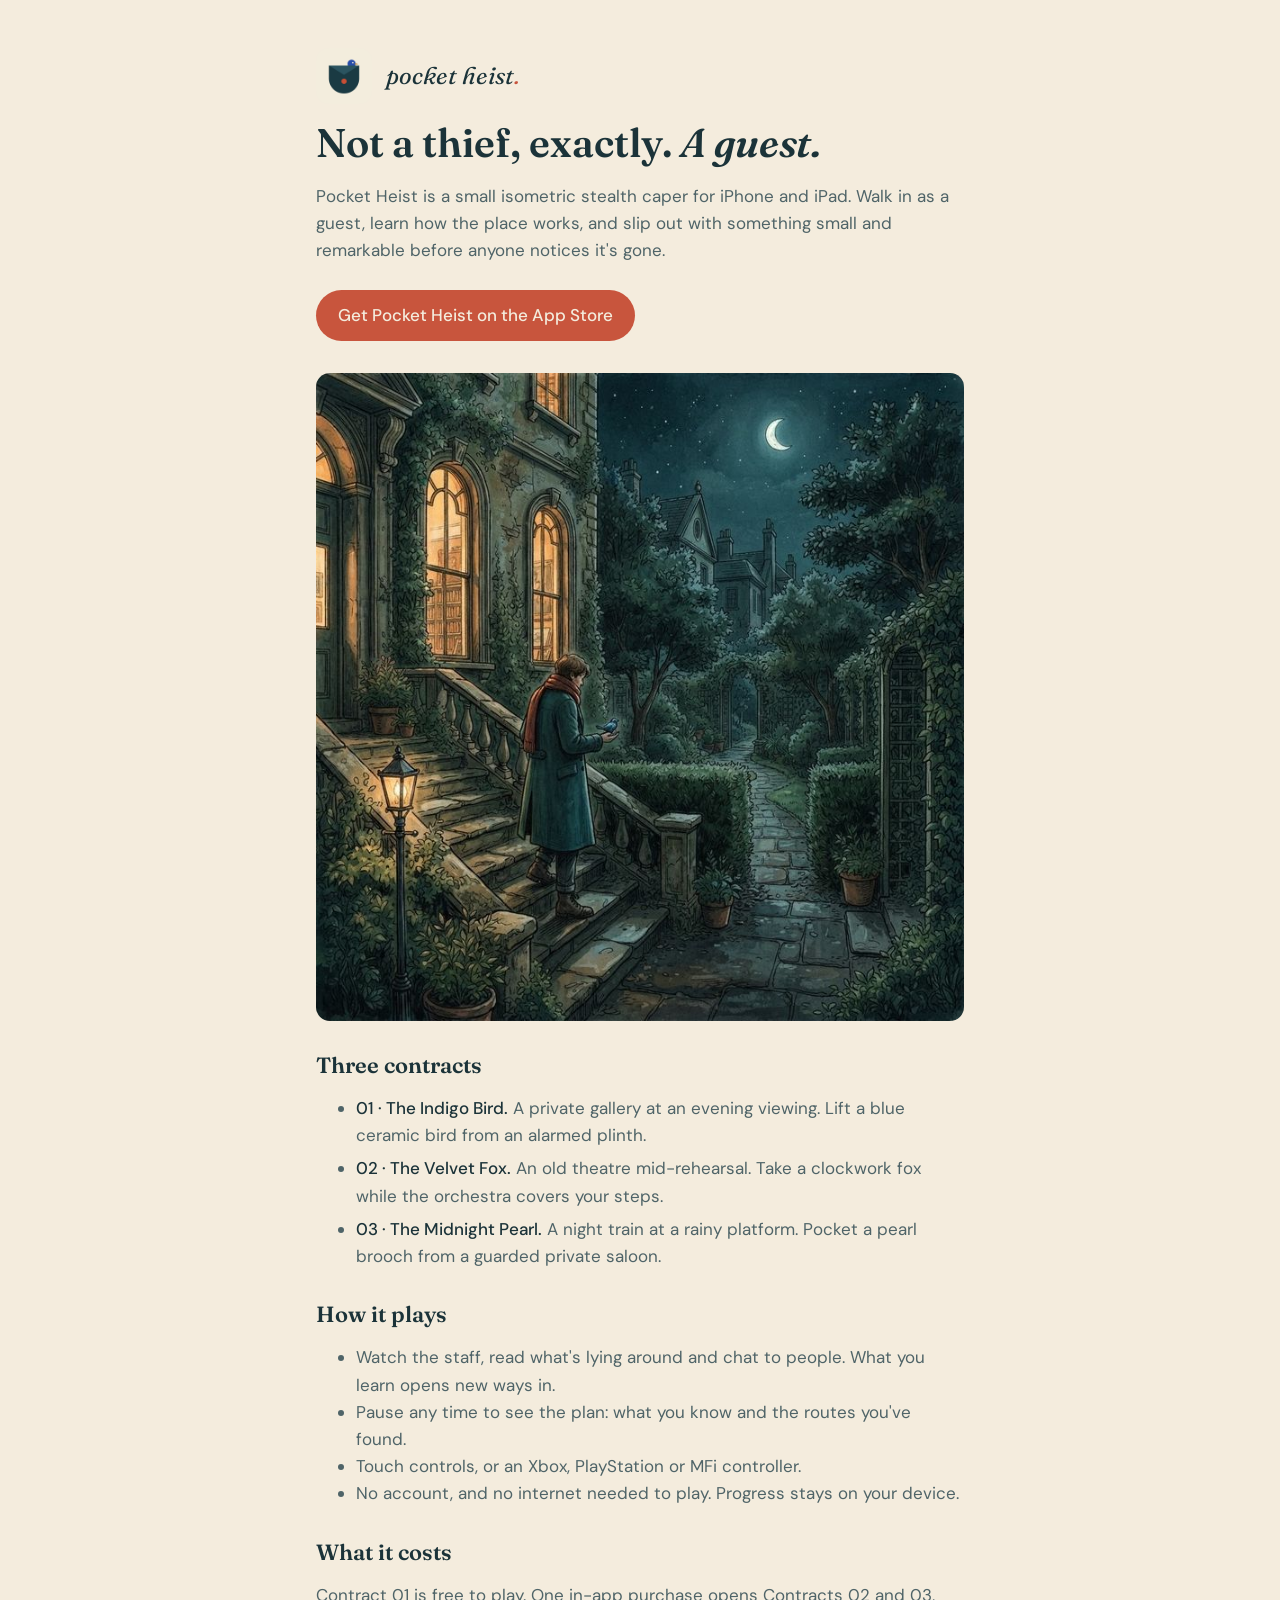
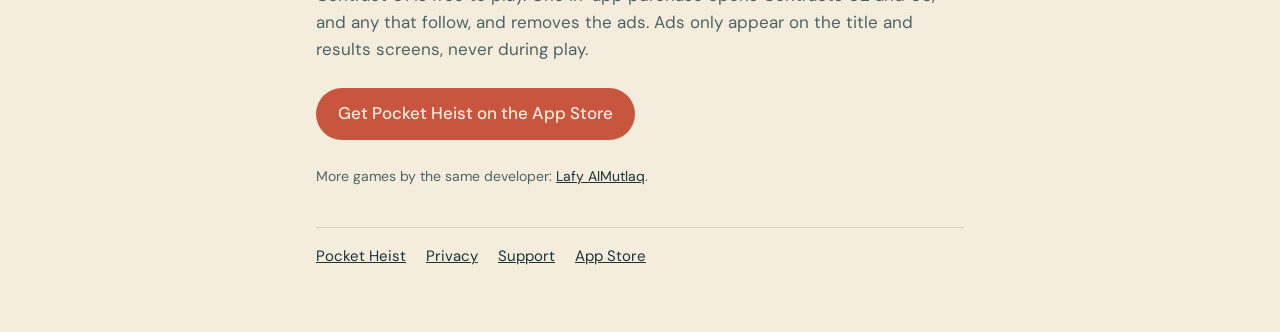
<file: index.html>
<!doctype html><html lang="en"><head><meta charset="utf-8"><meta name="viewport" content="width=device-width,initial-scale=1"><link rel="stylesheet" href="https://fonts.googleapis.com/css2?family=DM+Sans:wght@400;500&family=Fraunces:ital,wght@0,600;1,500&display=swap"><link rel="stylesheet" href="style.css"><link rel="icon" href="icon.png"><title>Pocket Heist · a stealth caper for iPhone and iPad</title>
<meta name="apple-itunes-app" content="app-id=6827820060">
<meta name="description" content="A small isometric stealth game for iPhone and iPad. Walk in as a guest, learn how the place works, and slip out with something remarkable. Three contracts, no account, plays offline.">
<meta property="og:title" content="Pocket Heist">
<meta property="og:description" content="Not a thief, exactly. A guest. A small isometric stealth caper for iPhone and iPad.">
<meta property="og:type" content="website">
<meta property="og:url" content="https://lafygit.github.io/pocket-heist/">
<meta property="og:image" content="https://lafygit.github.io/pocket-heist/art/og.jpg">
<meta name="twitter:card" content="summary_large_image">
</head><body><main>
<div class="top"><img src="icon.png" alt=""><a href="./">pocket heist<span style="color:#C8553D">.</span></a></div>
<h1>Not a thief, exactly. <em>A guest.</em></h1>
<p>Pocket Heist is a small isometric stealth caper for iPhone and iPad. Walk in as a guest, learn how the place works, and slip out with something small and remarkable before anyone notices it's gone.</p>
<p><a class="store" href="https://apps.apple.com/app/id6827820060">Get Pocket Heist on the App Store</a></p>
<img class="hero" src="art/indigo-bird.jpg" alt="Painted scene: a guest in a red scarf steps out of a lamplit gallery at night, holding a small blue bird" width="720" height="720">
<h2>Three contracts</h2>
<ul class="contracts">
<li><b>01 · The Indigo Bird.</b> A private gallery at an evening viewing. Lift a blue ceramic bird from an alarmed plinth.</li>
<li><b>02 · The Velvet Fox.</b> An old theatre mid-rehearsal. Take a clockwork fox while the orchestra covers your steps.</li>
<li><b>03 · The Midnight Pearl.</b> A night train at a rainy platform. Pocket a pearl brooch from a guarded private saloon.</li>
</ul>
<h2>How it plays</h2>
<ul>
<li>Watch the staff, read what's lying around and chat to people. What you learn opens new ways in.</li>
<li>Pause any time to see the plan: what you know and the routes you've found.</li>
<li>Touch controls, or an Xbox, PlayStation or MFi controller.</li>
<li>No account, and no internet needed to play. Progress stays on your device.</li>
</ul>
<h2>What it costs</h2>
<p>Contract 01 is free to play. One in-app purchase opens Contracts 02 and 03, and any that follow, and removes the ads. Ads only appear on the title and results screens, never during play.</p>
<p><a class="store" href="https://apps.apple.com/app/id6827820060">Get Pocket Heist on the App Store</a></p>
<p class="muted">More games by the same developer: <a href="https://lafygit.github.io/">Lafy AlMutlaq</a>.</p>
<nav><a href="./">Pocket Heist</a><a href="privacy.html">Privacy</a><a href="support.html">Support</a><a href="https://apps.apple.com/app/id6827820060">App Store</a></nav>
</main></body></html>
</file>
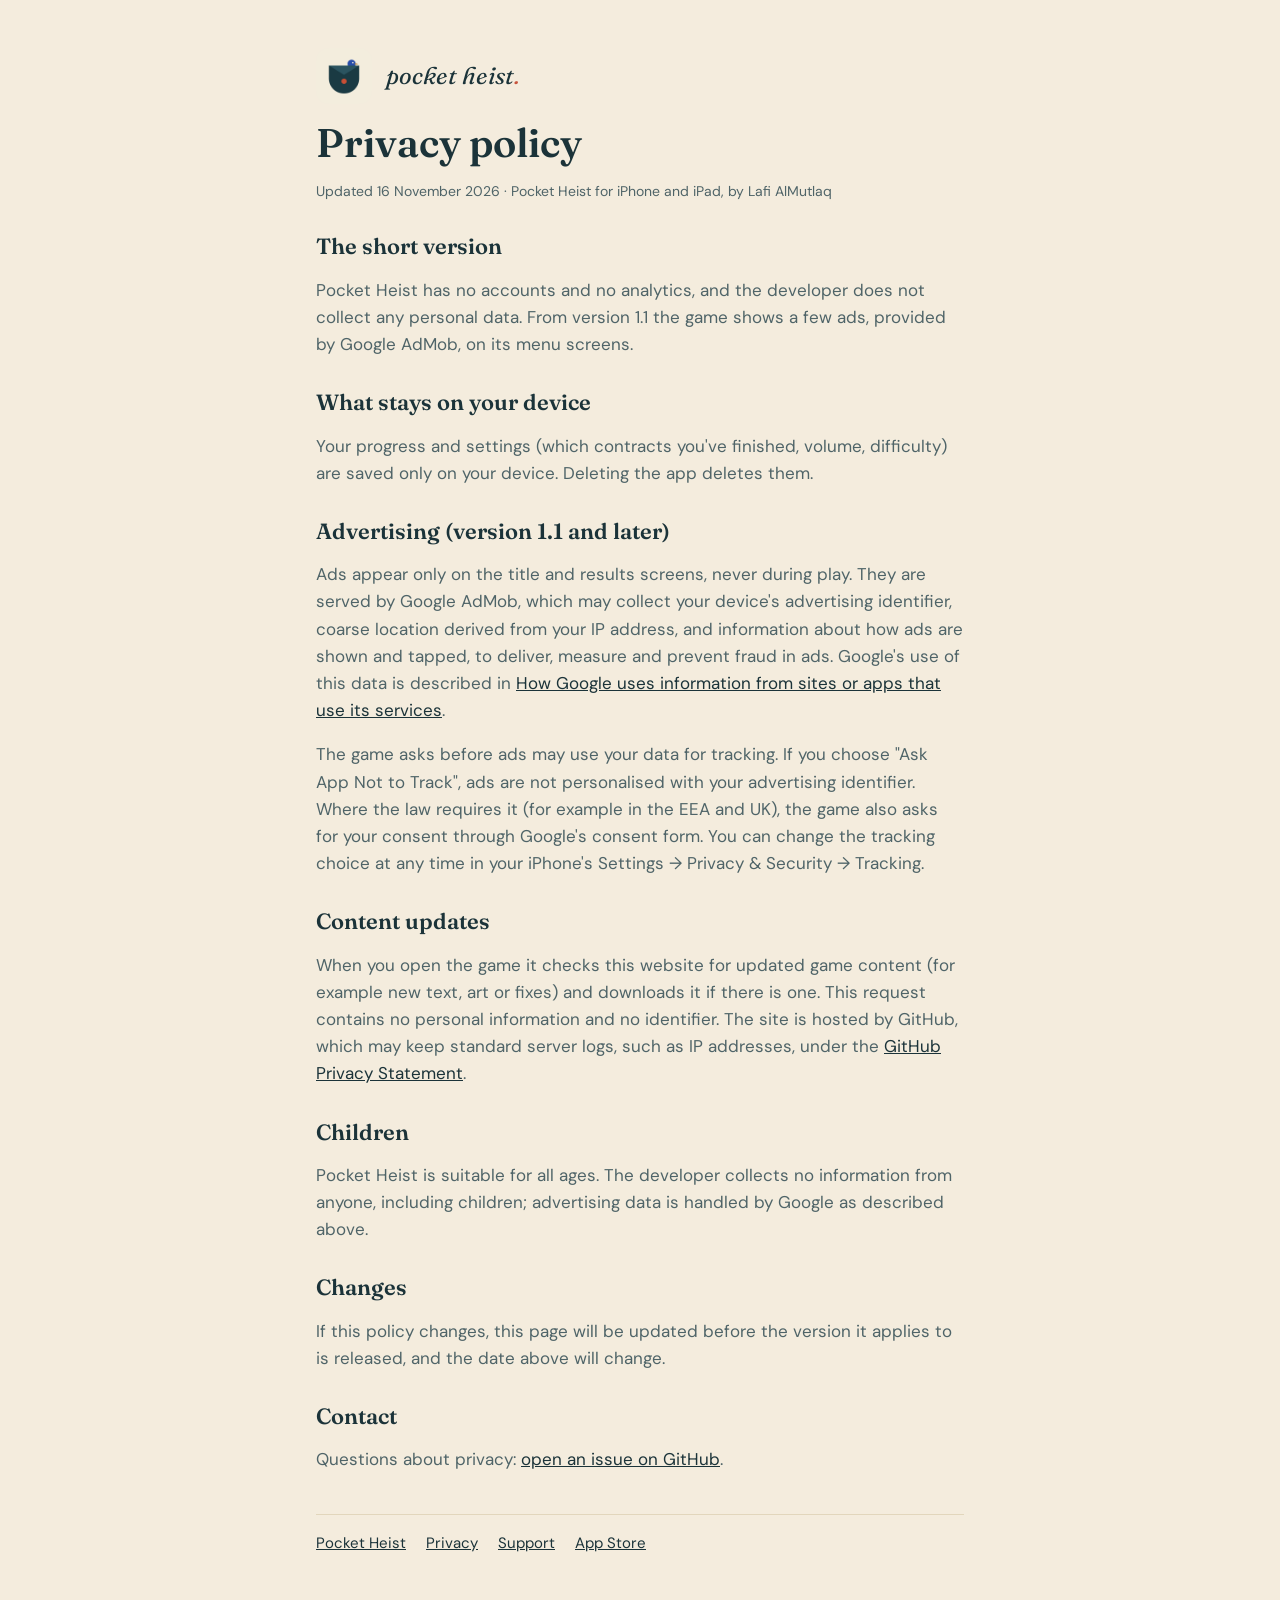
<file: privacy.html>
<!doctype html><html lang="en"><head><meta charset="utf-8"><meta name="viewport" content="width=device-width,initial-scale=1"><link rel="stylesheet" href="https://fonts.googleapis.com/css2?family=DM+Sans:wght@400;500&family=Fraunces:ital,wght@0,600;1,500&display=swap"><link rel="stylesheet" href="style.css"><link rel="icon" href="icon.png"><title>Privacy · Pocket Heist</title></head><body><main>
<div class="top"><img src="icon.png" alt=""><a href="./">pocket heist<span style="color:#C8553D">.</span></a></div>
<h1>Privacy policy</h1>
<p class="muted">Updated 16 November 2026 · Pocket Heist for iPhone and iPad, by Lafi AlMutlaq</p>
<h2>The short version</h2>
<p>Pocket Heist has no accounts and no analytics, and the developer does not collect any personal data. From version 1.1 the game shows a few ads, provided by Google AdMob, on its menu screens.</p>
<h2>What stays on your device</h2>
<p>Your progress and settings (which contracts you've finished, volume, difficulty) are saved only on your device. Deleting the app deletes them.</p>
<h2>Advertising (version 1.1 and later)</h2>
<p>Ads appear only on the title and results screens, never during play. They are served by Google AdMob, which may collect your device's advertising identifier, coarse location derived from your IP address, and information about how ads are shown and tapped, to deliver, measure and prevent fraud in ads. Google's use of this data is described in <a href="https://policies.google.com/technologies/partner-sites">How Google uses information from sites or apps that use its services</a>.</p>
<p>The game asks before ads may use your data for tracking. If you choose "Ask App Not to Track", ads are not personalised with your advertising identifier. Where the law requires it (for example in the EEA and UK), the game also asks for your consent through Google's consent form. You can change the tracking choice at any time in your iPhone's Settings → Privacy &amp; Security → Tracking.</p>
<h2>Content updates</h2>
<p>When you open the game it checks this website for updated game content (for example new text, art or fixes) and downloads it if there is one. This request contains no personal information and no identifier. The site is hosted by GitHub, which may keep standard server logs, such as IP addresses, under the <a href="https://docs.github.com/site-policy/privacy-policies/github-general-privacy-statement">GitHub Privacy Statement</a>.</p>
<h2>Children</h2>
<p>Pocket Heist is suitable for all ages. The developer collects no information from anyone, including children; advertising data is handled by Google as described above.</p>
<h2>Changes</h2>
<p>If this policy changes, this page will be updated before the version it applies to is released, and the date above will change.</p>
<h2>Contact</h2>
<p>Questions about privacy: <a href="https://github.com/LafyGit/pocket-heist/issues">open an issue on GitHub</a>.</p>
<nav><a href="./">Pocket Heist</a><a href="privacy.html">Privacy</a><a href="support.html">Support</a><a href="https://apps.apple.com/app/id6827820060">App Store</a></nav>
</main></body></html>
</file>
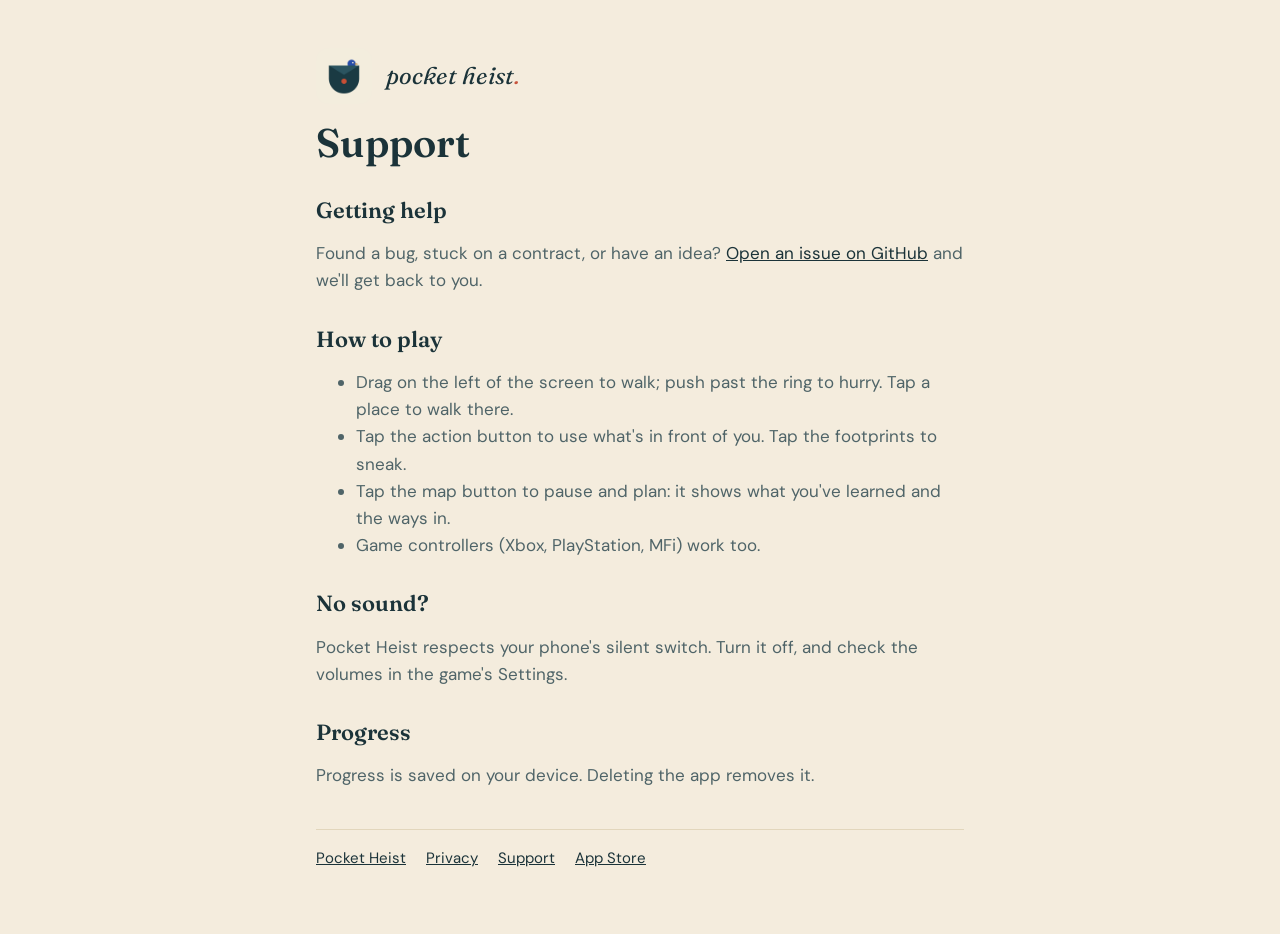
<file: support.html>
<!doctype html><html lang="en"><head><meta charset="utf-8"><meta name="viewport" content="width=device-width,initial-scale=1"><link rel="stylesheet" href="https://fonts.googleapis.com/css2?family=DM+Sans:wght@400;500&family=Fraunces:ital,wght@0,600;1,500&display=swap"><link rel="stylesheet" href="style.css"><link rel="icon" href="icon.png"><title>Support · Pocket Heist</title></head><body><main>
<div class="top"><img src="icon.png" alt=""><a href="./">pocket heist<span style="color:#C8553D">.</span></a></div>
<h1>Support</h1>
<h2>Getting help</h2>
<p>Found a bug, stuck on a contract, or have an idea? <a href="https://github.com/LafyGit/pocket-heist/issues">Open an issue on GitHub</a> and we'll get back to you.</p>
<h2>How to play</h2>
<ul>
<li>Drag on the left of the screen to walk; push past the ring to hurry. Tap a place to walk there.</li>
<li>Tap the action button to use what's in front of you. Tap the footprints to sneak.</li>
<li>Tap the map button to pause and plan: it shows what you've learned and the ways in.</li>
<li>Game controllers (Xbox, PlayStation, MFi) work too.</li>
</ul>
<h2>No sound?</h2>
<p>Pocket Heist respects your phone's silent switch. Turn it off, and check the volumes in the game's Settings.</p>
<h2>Progress</h2>
<p>Progress is saved on your device. Deleting the app removes it.</p>
<nav><a href="./">Pocket Heist</a><a href="privacy.html">Privacy</a><a href="support.html">Support</a><a href="https://apps.apple.com/app/id6827820060">App Store</a></nav>
</main></body></html>
</file>
<file: style.css>
:root { --paper: #F4ECDD; --ink: #1B3339; --soft: #4F6468; --red: #C8553D; --rule: #E2D6BC; }
* { box-sizing: border-box; }
body { margin: 0; background: var(--paper); color: var(--ink); font: 17px/1.6 "DM Sans", system-ui, sans-serif; }
main { max-width: 680px; margin: 0 auto; padding: 48px 16px 64px; }
h1, h2 { font-family: "Fraunces", Georgia, serif; font-weight: 600; line-height: 1.15; }
h1 { font-size: 40px; margin: 16px 0 4px; }
h1 .dot { color: var(--red); }
h2 { font-size: 22px; margin: 32px 0 8px; }
p, li { color: var(--soft); }
a { color: var(--ink); }
.top { display: flex; align-items: center; gap: 14px; }
.top img { width: 56px; height: 56px; border-radius: 13px; }
.top a { text-decoration: none; font-family: "Fraunces", Georgia, serif; font-style: italic; font-size: 24px; }
.muted { font-size: 14px; }
nav { margin-top: 40px; padding-top: 16px; border-top: 1px solid var(--rule); font-size: 15px; display: flex; flex-wrap: wrap; gap: 8px 20px; }
.store { display: inline-block; margin: 8px 0; padding: 12px 22px; border-radius: 999px; background: var(--red); color: var(--paper); font-weight: 500; text-decoration: none; }
.store:hover, .store:focus-visible { background: var(--ink); }
.hero { display: block; width: 100%; height: auto; margin: 24px 0 8px; border-radius: 14px; }
.contracts li { margin-bottom: 6px; }
.contracts b { color: var(--ink); font-weight: 500; }
</file>
